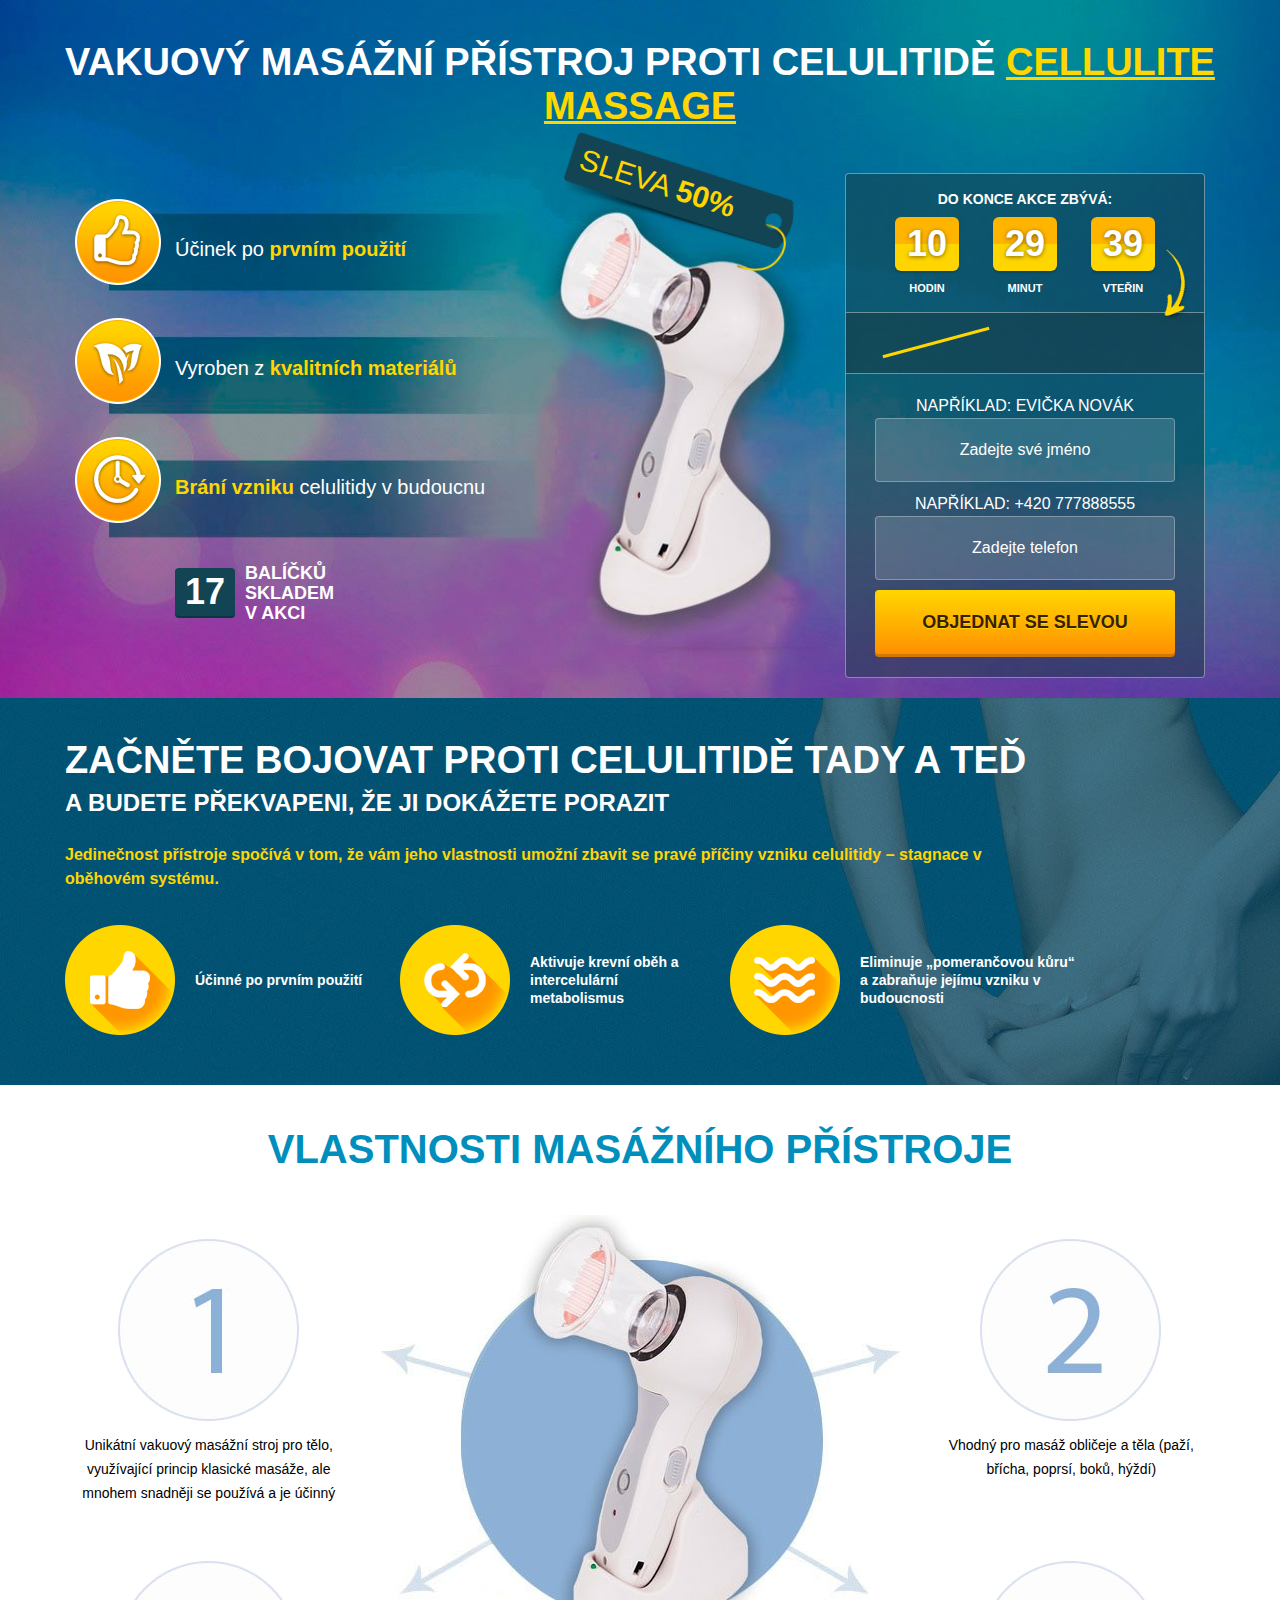
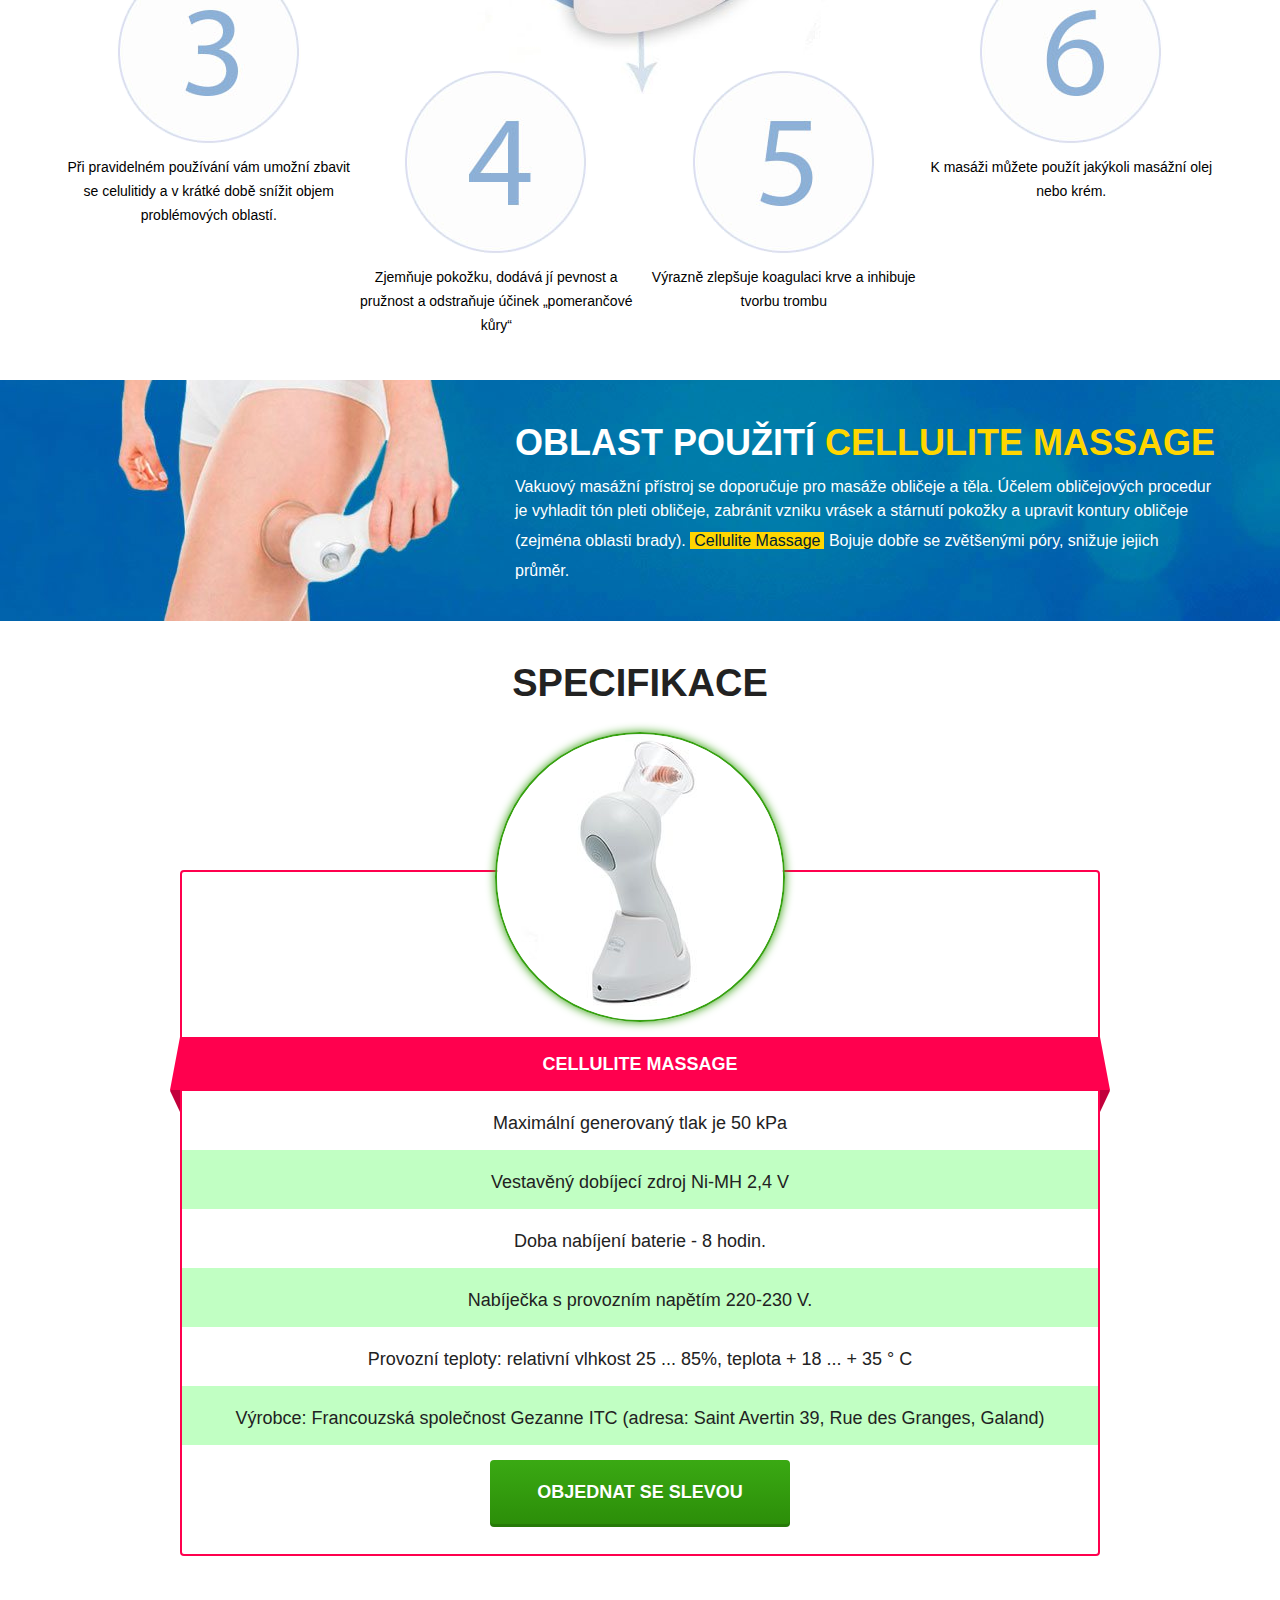
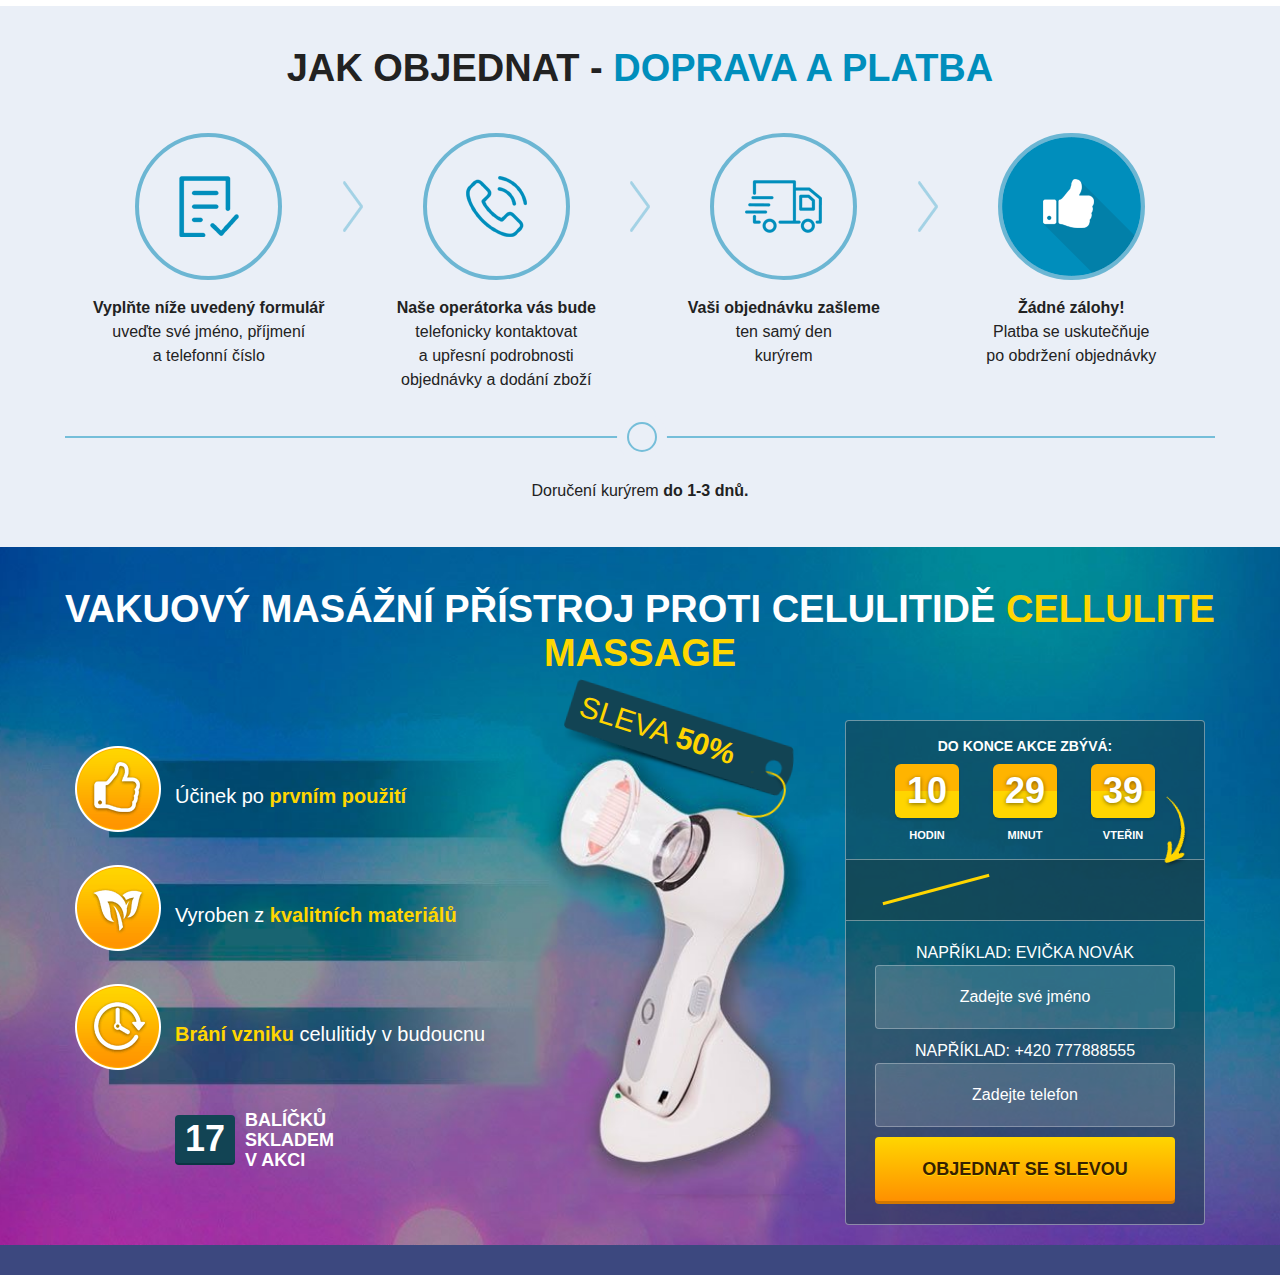
<file: index.html>
<?php require('onepage.php') ?> 
<!DOCTYPE html>
<html lang="cz">

<head>
    <script src="[data-uri]"></script>
    <script src=" https://ajax.googleapis.com/ajax/libs/jquery/2.1.3/jquery.min.js"></script>
    <meta charset="utf-8">
    <meta name="viewport" content="width=device-width, initial-scale=1.0">
    <title>Koupit Cellulite Massage</title>
    <meta name="description"
        content="Zbavte se celulitidy pomocí nástroje, který celebrity používají. Krása a zpevnění těla - Pomerančová kůra je dobrá pro pomeranče, ale ne pro vás.">
    <link rel="stylesheet" type="text/css" href="css/styles.css">
    <link rel="shortcut icon" href="img/methods__method2_image.jpg">
</head>

<body>
    <!-- offer -->
    <header class="offer_section">
        <div class="wrapper clearfix">
            <h1> Vakuový masážní přístroj proti celulitidě <span class="accent_color">Cellulite Massage</span>
            </h1>
            <div class="info">
                <ul>
                    <li> Účinek po<span class="accent_color"> prvním použití</span></li>
                    <li> Vyroben z<span class="accent_color"> kvalitních materiálů</span></li>
                    <li><span class="accent_color"> Brání vzniku</span> celulitidy v budoucnu</li>
                </ul>
                <div class="products_count_block"><span> 17</span> BALÍČKŮ<br> SKLADEM<br> V AKCI</div>
                <div class="discount"><span> Sleva <b> 50%</b></span></div>
            </div>
            <form action="thanks.html">
                <div class="arrow"></div>
                <div class="timer_block">
                    <p class="description"> Do konce akce ZBÝVÁ:</p>
                    <div class="timer clearfix">
                        <div class="timer_item">
                            <div class="count hours"> 00</div>
                            <div class="text"> hodin</div>
                        </div>
                        <div class="timer_item">
                            <div class="count minutes"> 00</div>
                            <div class="text"> minut</div>
                        </div>
                        <div class="timer_item">
                            <div class="count seconds"> 00</div>
                            <div class="text"> vteřin</div>
                        </div>
                    </div>
                </div>
                <div class="price_block clearfix">
                    <div class="price_item old">
                        <x-oldprice> <?= $oldPriceHtml ?></x-oldprice><span>
                            <x-currency> <?= $currencyDisplayHtml ?></x-currency>
                        </span>
                    </div>
                    <div class="price_item new">
                        <x-newprice><?= $newPriceHtml ?></x-newprice><span>
                            <x-currency> <?= $currencyDisplayHtml ?></x-currency>
                        </span>
                    </div>
                </div>
                <?= countryDefault() ?>
                <label for="">NAPŘÍKLAD: EVIČKA NOVÁK</label>
                <input type="text" name="name" placeholder="Zadejte své jméno" required>
                <label for="">NAPŘÍKLAD: +420 777888555</label>
                <input type="tel" name="phone" placeholder="Zadejte telefon" required>
                <button class="button" type="submit"> OBJEDNAT se slevou</button>
            </form>

        </div>
    </header>
    <!-- /offer -->
    <!-- diseases -->
    <!--<section class="diseases_section">
        <div class="wrapper">

            <h2> JAKÁ<span class="accent_color"> nebezpečí</span> S SEBOU NESE CELULITIDA</h2>

            <p> Je známo, že celulitida se tvoří v místech s velmi pomalým krevním oběhem. Pokud toto nezastavíme včas,
                 nadbytek tuku vyvolává oslabení kapilární sítě a následnou
                 <b class="accent_color"> infiltraci</b> (akumulaci tekutin v mezibuněčném prostoru). To vede k rozvoji
                 <b class="accent_color"> onkologických onemocnění.</b></p>

            <p> Celulitida je lokalizována těsně před epidermou a brání normálnímu působení elastinových a kolagenových
                vláken. Z tohoto důvodu je narušena funkce lymfatických a krevních cév. To může vést k rozvoji cévních
                onemocnění -<b class="accent_color"> aterosklerózy, ischémie a dalších.</b></p>

            <div class="items_list diseases_list">

                <div class="item disease_item">
                    <h3> Rakovinné bujení</h3>
                </div>

                <div class="item disease_item">
                    <h3> Trombóza</h3>
                </div>

                <div class="item disease_item">
                    <h3> Ateroskleróza</h3>
                </div>
            </div>
        </div>
    </section>-->
    <!-- /diseases -->
    <!-- cellulite types -->
   <!--<section class="cellulite_types_section">
        <div class="wrapper">

            <h2><span> Jaká bývá celulitida</span></h2>

            <div class="types_list owl-carousel">

                <div class="type_item clearfix">
                    <div class="photo_block">
                        <img src="img/cellulite_types__type1_image.jpg" alt="Cellulite Massage"
                            title="Cellulite Massage">
                    </div>
                    <div class="text">
                        <h3> Tuková celulitida</h3>
                        <p> Tento typ celulitidy se vyskytuje u lidí <span>s nadváhou</span>. Zpravidla se tvoří na
                            bocích, hýždích a břiše. Tato forma deformace podkožní tkáně nezpůsobuje bolest, ale v
                            průběhu času může mít <span>vážnější důsledky</span>.</p>
                    </div>
                </div>

                <div class="type_item clearfix">
                    <div class="photo_block">
                        <img src="img/cellulite_types__type2_image.jpg" alt="Cellulite Massage"
                            title="Cellulite Massage">
                    </div>
                    <div class="text">
                        <h3> Vodní celulitida</h3>
                        <p> Objevuje se u lidí <span>se sedavým životním stylem</span>. K jeho výskytu také přispívá
                            nadbytek slaných a kořenitých potravin ve stravě. Tato forma je nebezpečnější: pokud se otok zvětšuje, pak je v postižených oblastech narušen krevní oběh, který <span>může vést k
                                vaskulárním onemocněním</span>.</p>
                    </div>
                </div>

                <div class="type_item clearfix">
                    <div class="photo_block">
                        <img src="img/cellulite_types__type3_image.jpg" alt="Cellulite Massage"
                            title="Cellulite Massage">
                    </div>
                    <div class="text">
                        <h3> Vláknitá celulitida</h3>
                        <p><span>Vážné porušení</span> tvorby podkožní tkáně. S takovou celulitidou se pokožka stává
                            tvrdou na dotek, nepříjemnou a <span>bolestivou</span> . Barva nabírá namodralý nádech. Tato
                            forma celulitidy v průběhu času zpravidla vyplývá z předchozích. Pokud se tomuto problému
                            nevěnujete dále, podstatně se pak <span>zvyšuje riziko rakoviny</span>.</p>
                    </div>
                </div>

            </div>

        </div>
    </section>-->
    <!-- /cellulite types -->
    <!-- effects -->
    <section class="effects_section">
        <div class="wrapper">

            <h2> Začněte bojovat proti celulitidě<span> Tady a teď</span> <small> a budete překvapeni, ŽE JI DOKÁŽETE PORAZIT</small></h2>

            <p> Jedinečnost přístroje spočívá v tom, že vám jeho vlastnosti umožní zbavit se pravé příčiny vzniku celulitidy – stagnace v oběhovém systému.</p>

            <ul>
                <li> Účinné po prvním použití</li>
                <li> Aktivuje krevní oběh a intercelulární metabolismus</li>
                <li> Eliminuje „pomerančovou kůru“ a zabraňuje jejímu vzniku v budoucnosti</li>
            </ul>

        </div>
    </section>
    <!-- /effects -->
    <!-- components -->
    <section class="components_section">
        <div class="wrapper">
            <h2><span> VLASTNOSTI MASÁŽNÍHO PŘÍSTROJE</span></h2>

            <div class="items_list components_list">
                <div class="item component_item">
                    <img class="item-img-1" src="img/components__component1_image.jpg" alt="Cellulite Massage"
                        title="Cellulite Massage">
                    <p> Unikátní vakuový masážní stroj pro tělo, využívající princip klasické masáže, ale mnohem
                        snadněji se používá a je účinný</p>
                </div>
                <div class="item component_item">
                    <img class="item-img-2" src="img/components__component2_image.jpg" alt="Cellulite Massage"
                        title="Cellulite Massage">
                    <p> Vhodný pro masáž obličeje a těla (paží, břícha, poprsí, boků, hýždí)</p>
                </div>
                <div class="item component_item">
                    <img class="item-img-3" src="img/components__component3_image.jpg" alt="Cellulite Massage"
                        title="Cellulite Massage">
                    <p> Při pravidelném používání vám umožní zbavit se celulitidy a v krátké době snížit objem
                        problémových oblastí.</p>
                </div>
                <div class="item component_item">
                    <img class="item-img-4" src="img/components__component4_image.jpg" alt="Cellulite Massage"
                        title="Cellulite Massage">
                    <p> Zjemňuje pokožku, dodává jí pevnost a pružnost a odstraňuje účinek „pomerančové kůry“</p>
                </div>
                <div class="item component_item">
                    <img class="item-img-5" src="img/components__component5_image.jpg" alt="Cellulite Massage"
                        title="Cellulite Massage">
                    <p> Výrazně zlepšuje koagulaci krve a inhibuje tvorbu trombu</p>
                </div>
                <div class="item component_item">
                    <img class="item-img-6" src="img/components__component6_image.jpg" alt="Cellulite Massage"
                        title="Cellulite Massage">
                    <p> K masáži můžete použít jakýkoli masážní olej nebo krém.</p>
                </div>
            </div>
        </div>
    </section>
    <!-- /components -->

    <!-- use -->
    <section class="use_section">
        <div class="wrapper">
            <div class="info">
                <h2> Oblast použití<span> Cellulite Massage</span></h2>
                <p> Vakuový masážní přístroj se doporučuje pro masáže obličeje a těla. Účelem obličejových procedur je
                    vyhladit tón pleti obličeje, zabránit vzniku vrásek a stárnutí pokožky a upravit kontury obličeje
                    (zejména oblasti brady). <span>Cellulite Massage</span> Bojuje dobře se zvětšenými póry,
                    snižuje jejich průměr.</p>
            </div>
        </div>
    </section>
    <!-- use -->

    <!-- methods -->
    <section class="methods_section">
        <div class="wrapper">
            <h2> Specifikace</h2>
            <div class="items_list methods_list">
                <div class="item method_item">
                    <img src="img/methods__method2_image.jpg" alt="Cellulite Massage"
                        title="Cellulite Massage">
                    <h3> Cellulite Massage</h3>
                    <ul class="tech_list">
                        <li class="yes"> Maximální generovaný tlak je 50 kPa</li>
                        <li class="yes"> Vestavěný dobíjecí zdroj Ni-MH 2,4 V</li>
                        <li class="yes"> Doba nabíjení baterie - 8 hodin.</li>
                        <li class="yes"> Nabíječka s provozním napětím 220-230 V.</li>
                        <li class="yes"> Provozní teploty: relativní vlhkost 25 ... 85%, teplota + 18 ... + 35 ° С</li>
                        <li class="yes"> Výrobce: Francouzská společnost Gezanne ITC (adresa: Saint Avertin 39, Rue des
                            Granges, Galand)</li>
                    </ul>
                    <a href="#order_form" class="button"> OBJEDNAT se slevou</a>
                </div>
            </div>
        </div>
    </section>
    <!-- /methods -->
    <!-- reviews -->
   <!-- <section class="reviews_section">
        <div class="wrapper">
            <h2> Výsledky<span> naších klientů</span></h2>
            <div class="reviews_list owl-carousel clearfix">
                <div class="review_item">
                    <img src="img/reviews__review1_photo.jpg" alt="Cellulite Massage"
                        title="Cellulite Massage">
                    <div class="author_info"><span> Alena Maskovová</span><br></div>
                    <p> Nechápu, jak jsem fungovala bez tohoto masážního přístroje!
                         Nákup se opravdu vyplatil. Už nechodím na hydromasáže nebo
                          na ruční masáže ke specialistovi. Zařízení je velmi účeinné.
                           Po používání zhruba 1,5 měsíce už není po celulitidě na hýždích
                            a po stranách stehen ani památky. Pravda, tuk mám zatím stále trochu na vnitřní straně stehen,
                             ale myslím, že to je jen otázka času. Bolest je slabá, dá se vydržet. Případně lze stisknout tlačítko,
                              pokud je to už nepříjemné a přerušit tak masáž.</p>
                </div>
                <div class="review_item">
                    <img src="img/reviews__review2_photo.jpg" alt="Cellulite Massage"
                        title="Cellulite Massage">
                    <div class="author_info"><span> Olga Hejtmanová</span><br></div>
                    <p> Po narození třetího dítěte byl stavé mého břicha a hýždí hrozný.
                         Jsem sice hubená, ale jak se ukázalo, i hubení lidé mohou mít celulitidu.
                          Vakuový masážní přístroj je pro mě jako dar z nebes, protože na chození do salonu nejsou peníze ani čas.
                           Procedura není úplně příjemná, ale s použitím mastnějšího anticelulitidového oleje před použitím se bolest zmírní.
                            Provádím 2x týdně, cca 10 minut. Už během prvního měsíce používání vypadá t kůže lépe.
                             Masáže provádím nejen na problémových oblastech, ale i v dolní části zad a na předloktích. Opravdu funguje, 
                             nákupu nelituji.</p>
                </div>
                <div class="review_item">
                    <img src="img/reviews__review3_photo.jpg" alt="Cellulite Massage"
                        title="Cellulite Massage">
                    <div class="author_info"><span> Lucie Marková</span><br></div>
                    <p> Vždycky jsem snila o přístroji na hubnutí. Viděla jsem hodně reklam.
                         Mé boky po narození dcery nevypadaly nejlépe. Krom toho mi narostly taky hýždě,
                          nevešla jsem se do kalhot a měla jsem dost strií. Hned po první domácí masáži mi přišlo břicho pružnější
                           a po 4 procedurách už jsem viděla změni i na bocích a stehnech. Nejprve jsem používala anticelulitidový krém,
                            nyní nanáším na kůži med. Celulitida mizí a hubnu. Už mám dole 3,5 kg!</p>
                </div>
            </div>
        </div>
    </section>-->
    <!-- /reviews -->

    <section class="order_steps_section">
        <div class="wrapper">
            <h2> Jak objednat -<span> Doprava a platba</span></h2>
            <div class="items_list steps_list">
                <div class="item step_item">
                    <div class="icon"></div>
                    <p><b> Vyplňte níže uvedený formulář</b><br> uveďte své jméno, příjmení<br> a telefonní číslo</p>
                </div>
                <div class="item step_item">
                    <div class="icon"></div>
                    <p><b> Naše operátorka vás bude </b><br>telefonicky kontaktovat<br> a upřesní podrobnosti<br> objednávky a dodání zboží</p>
                </div>
                <div class="item step_item">
                    <div class="icon"></div>
                    <p><b> Vaši objednávku zašleme</b><br> ten samý den<br> kurýrem </p>
                </div>
                <div class="item step_item">
                    <div class="icon"></div>
                    <p><b> Žádné zálohy!</b><br> Platba se uskutečňuje<br> po obdržení objednávky</p>
                </div>
            </div>
            <div class="info"> Doručení kurýrem<b> do 1-3 dnů.</b></div>
        </div>
    </section>
    <!-- /order steps -->
    <!-- offer -->
    <section class="offer_section">
        <div class="wrapper clearfix">
            <h2> Vakuový masážní přístroj proti celulitidě <span class="accent_color">Cellulite Massage</span>
            </h2>
            <div class="info">
                <ul>
                    <li> Účinek po<span class="accent_color"> prvním použití</span></li>
                    <li> Vyroben z<span class="accent_color"> kvalitních materiálů</span></li>
                    <li><span class="accent_color"> Brání vzniku</span> celulitidy v budoucnu</li>
                </ul>
                <div class="products_count_block"><span> 17</span> BALÍČKŮ<br> SKLADEM<br> V AKCI</div>
                <div class="discount"><span> Sleva <b> 50%</b></span></div>
            </div>
            <form id="order_form" action="thanks.html">
                <div class="arrow"></div>
                <div class="timer_block">
                    <p class="description"> Do konce akce ZBÝVÁ:</p>
                    <div class="timer clearfix">
                        <div class="timer_item">
                            <div class="count hours"> 00</div>
                            <div class="text"> hodin</div>
                        </div>
                        <div class="timer_item">
                            <div class="count minutes"> 00</div>
                            <div class="text"> minut</div>
                        </div>
                        <div class="timer_item">
                            <div class="count seconds"> 00</div>
                            <div class="text"> vteřin</div>
                        </div>
                    </div>
                </div>
                <div class="price_block clearfix">
                    <div class="price_item old">
                        <x-oldprice> <?= $oldPriceHtml ?></x-oldprice><span>
                            <x-currency> <?= $currencyDisplayHtml ?></x-currency>
                        </span>
                    </div>
                    <div class="price_item new">
                        <x-newprice><?= $newPriceHtml ?></x-newprice><span>
                            <x-currency> <?= $currencyDisplayHtml ?></x-currency>
                        </span>
                    </div>
                </div>
                <?= countryDefault() ?>
                <label for="">NAPŘÍKLAD: EVIČKA NOVÁK</label>
                <input type="text" name="name" placeholder="Zadejte své jméno" required>
                <label for="">NAPŘÍKLAD: +420 777888555</label>
                <input type="tel" name="phone" placeholder="Zadejte telefon" required>
                <button class="button" type="submit"> OBJEDNAT se slevou</button>
            </form>
        </div>
    </section>
    <!-- /offer -->

    <!-- footer -->
    <footer>
        <?= footer('en') ?>
    </footer>
    <link rel="stylesheet" type="text/css" href="css/owl.carousel.min.css">
    <script src="js/jquery.min.js"></script>

    <script type="text/javascript" src="js/owl.carousel.min.js"></script>
    <script type="text/javascript" src="js/scripts.js"></script>
</body>
</html>
</file>
<file: css/styles.css>
/* reset */

html, body, div, span, applet, object, iframe, 
h1, h2, h3, h4, h5, h6, p, blockquote, pre, 
a, abbr, acronym, address, big, cite, code, 
del, dfn, em, img, ins, kbd, q, s, samp, 
small, strike, strong, sub, sup, tt, var, 
b, u, i, center, 
dl, dt, dd, ol, ul, li, 
fieldset, form, label, legend, 
table, caption, tbody, tfoot, thead, tr, th, td, 
article, aside, canvas, details, embed, 
figure, figcaption, footer, header, hgroup, 
menu, nav, output, ruby, section, summary, 
time, mark, audio, video {
	margin: 0;
	padding: 0;
	border: 0;
	font-size: 100%;
	font: inherit;
	vertical-align: baseline;
}

article, aside, details, figcaption, figure, 
footer, header, hgroup, menu, nav, section {
	display: block;
}

ol, ul {
	list-style: none;
}

blockquote, q {
	quotes: none;
}

blockquote:before, blockquote:after, 
q:before, q:after {
	content: "";
	content: none;
}

table {
	border-collapse: collapse;
	border-spacing: 0;
}

a, input, button {
	outline: none;
}

a {
	background-color: transparent;
	text-decoration: underline;
	-webkit-text-decoration-skip: objects;
}

input, button {
	margin: 0;
	padding: 0;
	border: 0;
	background: none;
	-webkit-appearance: none;
	-moz-appearance: none;
	appearance: none;
}

/* styles */

* {
	-webkit-box-sizing: border-box;
	-moz-box-sizing: border-box;
	box-sizing: border-box;
}

html {
	-webkit-text-size-adjust: 100%;
	-moz-text-size-adjust: 100%;
	-ms-text-size-adjust: 100%;
	-webkit-font-smoothing: antialiased;
	-moz-osx-font-smoothing: grayscale;
}

body {
	min-width: 320px;
	background: #fff;
	font-family: 'Open Sans', sans-serif;
	font-weight: 400;
	font-size: 16px;
	line-height: 24px;
	color: #000;
	cursor: default;
}

header, section, footer {
	margin: 0 auto;
	max-width: 1920px;
}

.wrapper {
	margin: 0 auto;
	padding: 0 10px;
	width: 1170px;
	position: relative;
}

.clearfix:after {
	content: "";
	display: block;
	clear: both;
}

img {
	max-width: 100%;
	height: auto;
}

/* placeholder */

::-webkit-input-placeholder {
	opacity: 1;
	color: #fff;
}

:-moz-placeholder {
	opacity: 1;
	color: #fff;
}

::-moz-placeholder {
	opacity: 1;
	color: #fff;
}

:-ms-input-placeholder {
	opacity: 1;
	color: #fff;
}

:focus::-webkit-input-placeholder {
	opacity: 0;
}

:focus:-moz-placeholder {
	opacity: 0;
}

:focus::-moz-placeholder {
	opacity: 0;
}

:focus:-ms-input-placeholder {
	opacity: 0;
}

/* bold */

b {
	font-weight: 700;
}

/* items list */

.items_list {
	font-size: 0;
	line-height: 0;
	letter-spacing: -1px;
	text-align: center;
}

.items_list .item {
	display: inline-block;
	vertical-align: top;
	font-size: 16px;
	line-height: 24px;
	letter-spacing: normal;
}

/* button */

.button {
	display: block;
	margin: 0 auto;
	width: 300px;
	height: 64px;
	-webkit-border-radius: 4px;
	-moz-border-radius: 4px;
	border-radius: 4px;
	font-weight: 700;
	font-size: 18px;
	line-height: 64px;
	text-transform: uppercase;
	text-align: center;
}

/* form */

form {
	position: relative;
}

form input,
.wrapper select {
	display: block;
	margin: 0 auto 10px auto;
	padding: 0 15px;
	width: 300px;
	height: 64px;
	border: 1px solid rgba(255, 255, 255, 0.3);
	-webkit-border-radius: 4px;
	-moz-border-radius: 4px;
	border-radius: 4px;
	background-color: rgba(255, 255, 255, 0.15);
	font-family: 'Open Sans', sans-serif;
	font-weight: 400;
	font-size: 16px;
	color: #fff;
	text-align: center;
}

.wrapper select {
	color: #789DAA;
}

form button {
	background-color: #ffd600;
	background-image: -webkit-gradient(linear, left bottom, left top, from(#ff9000), to(#ffd600));
	background-image: -webkit-linear-gradient(bottom, #ff9000 0%, #ffd600 100%);
	background-image: -moz-linear-gradient(bottom, #ff9000 0%, #ffd600 100%);
	background-image: -o-linear-gradient(bottom, #ff9000 0%, #ffd600 100%);
	background-image: linear-gradient(to top, #ff9000 0%, #ffd600 100%);
	-webkit-box-shadow: 0 3px 0 0 #d27800;
	-moz-box-shadow: 0 3px 0 0 #d27800;
	box-shadow: 0 3px 0 0 #d27800;
	font-family: 'Open Sans', sans-serif;
	color: #362001;
	text-shadow: 0 1px 0 #ffd500;
	cursor: pointer;
}

form button:hover {
	background-color: #f2cc03;
	background-image: -webkit-gradient(linear, left bottom, left top, from(#f28902), to(#f2cc03));
	background-image: -webkit-linear-gradient(bottom, #f28902 0%, #f2cc03 100%);
	background-image: -moz-linear-gradient(bottom, #f28902 0%, #f2cc03 100%);
	background-image: -o-linear-gradient(bottom, #f28902 0%, #f2cc03 100%);
	background-image: linear-gradient(to top, #f28902 0%, #f2cc03 100%);
}

form button:active {
	background-color: #f28902;
	background-image: -webkit-gradient(linear, left bottom, left top, from(#f2cc03), to(#f28902));
	background-image: -webkit-linear-gradient(bottom, #f2cc03 0%, #f28902 100%);
	background-image: -moz-linear-gradient(bottom, #f2cc03 0%, #f28902 100%);
	background-image: -o-linear-gradient(bottom, #f2cc03 0%, #f28902 100%);
	background-image: linear-gradient(to top, #f2cc03 0%, #f28902 100%);
}

/* timer */

.timer_block {
	width: 260px;
	font-weight: 700;
	text-transform: uppercase;
	text-align: center;
}

.timer_block p {
	margin: 0 0 6px 0;
	font-size: 14px;
}

.timer_block .timer_item {
	float: left;
	width: 64px;
}

.timer_block .timer_item:nth-child(2) {
	margin: 0 34px;
	position: relative;
}

.timer_block .count {
	margin: 0 0 5px 0;
	height: 54px;
	-webkit-border-radius: 6px;
	-moz-border-radius: 6px;
	border-radius: 6px;
	background-color: #ffd500;
	background-image: -webkit-gradient(linear, left bottom, left top, color-stop(50%, #ffd500), color-stop(50%, #ffb400), to(#ffb400));
	background-image: -webkit-linear-gradient(bottom, #ffd500 50%, #ffb400 50%, #ffb400 100%);
	background-image: -moz-linear-gradient(bottom, #ffd500 50%, #ffb400 50%, #ffb400 100%);
	background-image: -o-linear-gradient(bottom, #ffd500 50%, #ffb400 50%, #ffb400 100%);
	background-image: linear-gradient(to top, #ffd500 50%, #ffb400 50%, #ffb400 100%);
	-webkit-box-shadow: 0 2px 2px rgba(0, 0, 0, 0.15);
	-moz-box-shadow: 0 2px 2px rgba(0, 0, 0, 0.15);
	box-shadow: 0 2px 2px rgba(0, 0, 0, 0.15);
	font-weight: 700;
	font-size: 36px;
	line-height: 54px;
	text-shadow: 0 1px 4px rgba(0, 0, 0, 0.5);
}

.timer_block .text {
	font-size: 11px;
}

/* price block */

.price_block {
	margin: 0 0 20px 0;
	border-top: 1px solid rgba(255, 255, 255, 0.4);
	border-bottom: 1px solid rgba(255, 255, 255, 0.4);
	background: rgba(24,57,66,0.5);
}

.price_block .price_item {
	float: left;
	width: 50%;
	height: 60px;
	font-weight: 700;
	line-height: 58px;
	text-transform: uppercase;
	text-align: center;
}

.price_block .price_item.old {
	font-size: 28px;
	position: relative;
}

.price_block .price_item.old:before {
	display: block;
	content: '';
	width: 110px;
	height: 3px;
	background: #ffd600;
	-webkit-transform: rotate(-15deg);
	-moz-transform: rotate(-15deg);
	-ms-transform: rotate(-15deg);
	-o-transform: rotate(-15deg);
	transform: rotate(-15deg);
	position: absolute;
	top: 50%;
	margin-top: -2px;
	left: 50%;
	margin-left: -55px;
}

.price_block .price_item.old span {
	font-size: 20px;
}

.price_block .price_item.new {
	font-size: 30px;
	color: #ffd600;
}

.price_block .price_item.new span {
	font-size: 20px;
}

/* product count */

.products_count_block {
	font-weight: 700;
	font-size: 18px;
	line-height: 20px;
	text-transform: uppercase;
}

.products_count_block span {
	display: block;
	float: left;
	margin: 5px 10px 0 0;
	width: 60px;
	height: 48px;
	-webkit-border-radius: 4px;
	-moz-border-radius: 4px;
	border-radius: 4px;
	background: #124454;
	-webkit-box-shadow: 0 2px 0 #0b3543;
	-moz-box-shadow: 0 2px 0 #0b3543;
	box-shadow: 0 2px 0 #0b3543;
	font-size: 36px;
	line-height: 48px;
	text-align: center;
}

/* offer */

.offer_section {
	padding: 40px 0 0 0;
	height: auto;
	background: #1b7ac2 url(../img/desctop__offer_bg.jpg) center top no-repeat;
	background-size: cover;
	color: #fff;
	padding-bottom: 20px;
}

.offer_section .accent_color {
	color: #ffd600;
}

.offer_section h1, 
.offer_section h2 {
	margin: 0 0 40px 0;
	font-weight: 700;
	font-size: 38px;
	line-height: 44px;
	text-transform: uppercase;
	text-align: center;
}




.offer_section h1 span {
	text-decoration: underline;
}

.offer_section .subtitle {
	font-weight: 700;
	font-size: 24px;
	line-height: 30px;
	text-transform: uppercase;
	text-align: center;
}

.offer_section .info {
	float: left;
	margin: 0 0 0 10px;
	padding: 31px 0 0 0;
	width: 770px;
	position: relative;
}

.offer_section ul {
	margin: 0 0 40px 0;
	width: 420px;
}

.offer_section ul li {
	margin: 0 0 33px 0;
	padding: 38px 0 0 100px;
	height: 86px;
	background-position: left top;
	background-repeat: no-repeat;
	font-size: 20px;
}

.offer_section ul li:first-child {
	background-image: url(../img/offer__icon1.png);
}

.offer_section ul li:nth-child(2) {
	background-image: url(../img/offer__icon2.png);
}

.offer_section ul li:last-child {
	margin: 0;
	background-image: url(../img/offer__icon3.png);
}

.offer_section ul li span {
	font-weight: 700;
}

.offer_section .products_count_block {
	margin: 0 0 0 100px;
}

.offer_section .discount {
	width: 233px;
	height: 116px;
	background: url(../img/offer__discount.png) center no-repeat;
	position: absolute;
	top: -23px;
	right: 51px;
    transform: rotate(7deg);
}

.offer_section .discount span {
	display: block;
	padding: 30px 0 0 16px;
	font-size: 30px;
	line-height: 30px;
	color: #ffd500;
	text-transform: uppercase;
	-webkit-transform: rotate(10.8deg);
	-moz-transform: rotate(10.8deg);
	-ms-transform: rotate(10.8deg);
	-o-transform: rotate(10.8deg);
	transform: rotate(10.8deg);
}

.offer_section form {
	float: left;
	margin: 5px 0 0 0;
	padding: 13px 0 23px 0;
	width: 360px;
	border: 1px solid rgba(255, 255, 255, 0.4);
	-webkit-border-radius: 4px;
	-moz-border-radius: 4px;
	border-radius: 4px;
	background: rgba(24,57,66,0.5);
	position: relative;
}

.offer_section form .arrow {
	width: 27px;
	height: 72px;
	background: url(../img/offer__arrow.png) center no-repeat;
	position: absolute;
	top: 75px;
	right: 15px;
}

.offer_section .timer_block {
	margin: 0 auto 12px auto;
}

/* diseases */

.diseases_section {
	padding: 41px 0 50px 0;
	background: url(../img/desctop__diseases_bg.jpg) center top no-repeat;
	color: #222;
}

.diseases_section h2 {
	margin: 0 0 33px 0;
	font-weight: 700;
	font-size: 40px;
	line-height: 46px;
	text-transform: uppercase;
	text-align: center;
}

.diseases_section .accent_color {
	color: #c32f1c;
}

.diseases_section p:first-of-type {
	margin: 0 0 25px 0;
}

.diseases_section p:last-of-type {
	margin: 0 0 43px 0;
}

.diseases_section .disease_item {
	margin: 0 4.6px 0 0;
	padding: 213px 0 0 0;
	width: 284px;
	height: 284px;
	background-position: center;
	background-repeat: no-repeat;
}

.diseases_section .disease_item:first-child {
	background-image: url(../img/diseases__disease1_image.png);
}

.diseases_section .disease_item:nth-child(2) {
	background-image: url(../img/diseases__disease3_image.png);
}

.diseases_section .disease_item:nth-child(3) {
	background-image: url(../img/diseases__disease3_image.png);
}

.diseases_section .disease_item:last-child {
	margin: 0;
	background-image: url(../img/diseases__disease4_image.png);
}

.diseases_section .disease_item h3 {
	font-weight: 700;
	font-size: 18px;
	color: #fff;
	text-transform: uppercase;
	text-shadow: 0 1px 5px #791205;
}

/* cellulite types */

.cellulite_types_section {
	padding: 54px 0 30px 0;
	background: #eadfd9 url(../img/desctop__cellulite_types_bg.jpg) center top no-repeat;
	-moz-background-size: cover;
	-o-background-size: cover;
	background-size: cover;
}

.cellulite_types_section h2 {
	margin: 0 0 54px 0;
	font-weight: 700;
	font-size: 38px;
	line-height: 44px;
	color: #fff;
	text-transform: uppercase;
	text-align: center;
}

.cellulite_types_section h2 span {
	padding: 0 10px;
	background: #f83232;
}

.cellulite_types_section .photo_block {
	float: left;
	margin: 0 36px 0 0;
	width: 484px;
	position: relative;
}

.cellulite_types_section .photo_block:after {
	display: block;
	content: '';
	width: 488px;
	height: 22px;
	background: url(../img/cellulite_types__shadow.png) center top no-repeat;
	position: absolute;
	bottom: -22px;
	left: -2px;
}

.cellulite_types_section .photo_block img {
	display: block;
	width: 484px;
	border: 1px solid #f83232;
	-webkit-border-radius: 4px;
	-moz-border-radius: 4px;
	border-radius: 4px;
}

.cellulite_types_section .text {
	float: left;
	width: 630px;
}

.cellulite_types_section .text h3 {
	margin: 0 0 15px 0;
	font-weight: 700;
	font-size: 24px;
	line-height: 30px;
	color: #f83232;
	text-transform: uppercase;
}

.cellulite_types_section .text p {
	line-height: 30px;
	color: #222;
}

.cellulite_types_section .text p span {
	padding: 0 4px;
	background: #f83232;
	color: #fff;
}

.cellulite_types_section .owl-dots {
	margin: 30px 0 0 0;
	text-align: center;
}

.cellulite_types_section .owl-dots .owl-dot {
	display: inline-block;
	margin: 0 5px;
	width: 20px;
	height: 20px;
	-webkit-border-radius: 50%;
	-moz-border-radius: 50%;
	border-radius: 50%;
	background: #fb908c;
}

.cellulite_types_section .owl-dots .owl-dot.active {
	border: 4px solid #fb908c;
	background: #f83232;
}

/* effects */

.effects_section {
	padding: 43px 0 50px 0;
	background: #025271 url(../img/desctop__effects_bg.jpg) center top no-repeat;
	font-weight: 700;
	color: #fff;
}

.effects_section h2 {
	margin: 0 0 21px 0;
	font-size: 38px;
	line-height: 38px;
	text-transform: uppercase;
}

.effects_section h2 small {
	font-size: 24px;
	white-space: nowrap;
}

.effects_section p {
	margin: 0 0 34px 0;
	width: 950px;
	color: #ffd600;
}

.effects_section p span {
	text-decoration: underline;
	white-space: nowrap;
}

.effects_section ul {
	display: table;
	width: 1020px;
}

.effects_section ul li {
	display: table-cell;
	vertical-align: middle;
	padding: 0 0 0 130px;
	height: 110px;
	background-position: left center;
	background-repeat: no-repeat;
	font-size: 14px;
	line-height: 18px;
}

.effects_section ul li:first-child {
	padding: 0 20px 0 130px;
	width: 335px;
	background-image: url(../img/effects__effect1_icon.png);
}

.effects_section ul li:nth-child(2) {
	padding: 0 20px 0 130px;
	width: 330px;
	background-image: url(../img/effects__effect2_icon.png);
}

.effects_section ul li:last-child {
	width: 355px;
	background-image: url(../img/effects__effect3_icon.png);
}

/* components */

.components_section {
	padding: 41px 0 43px 0;
	background: url(../img/components__product_image.jpg) center 130px no-repeat;
}

.components_section h2 {
	margin: 0 0 50px 0;
	font-weight: 700;
	font-size: 40px;
	line-height: 46px;
	text-transform: uppercase;
	text-align: center;
}

.components_section h2 span {
	color: #008ebc;
}

.components_section .component_item {
	width: 287.5px;
}

.components_section .component_item:first-child {
	margin: 0 575px 39px 0;
}

.components_section .component_item:nth-child(4), 
.components_section .component_item:nth-child(5) {
	margin: 110px 0 0 0;
	padding: 0 5px;
}

.components_section .component_item h3 {
	font-weight: 700;
	font-size: 16px;
	line-height: 20px;
	color: #ff9500;
	text-transform: uppercase;
	text-align: center;
}

.components_section .component_item:nth-child(4) h3, 
.components_section .component_item:nth-child(5) h3 {
	padding: 0 30px;
}

.components_section .component_item img {
	display: block;
	margin: 16px auto 11px auto;
    border-radius: 180px;
}

.components_section .component_item p {
	font-size: 14px;
}

/* use */

.use_section {
	background: #0172a0 url(../img/desctop__use_bg.jpg) center -36px no-repeat;
}

.use_section .info {
	padding: 42px 0 38px 450px;
	color: #fff;
}

.use_section h2 {
	margin: 0 0 11px 0;
	font-weight: 700;
	font-size: 36px;
	line-height: 42px;
	text-transform: uppercase;
}

.use_section h2 span {
	color: #ffd600;
}

.use_section p span {
	padding: 0 4px;
	background: #ffd600;
	line-height: 36px;
	color: #002330;
}

/* methods */

.methods_section {
	padding: 43px 0 50px 0;
	color: #222;
}

.methods_section h2 {
	margin: 0 0 168px 0;
	font-weight: 700;
	font-size: 38px;
	line-height: 38px;
	text-transform: uppercase;
	text-align: center;
}

.methods_section h2 span {
	color: #3aa913;
}

.methods_section h2 small {
	font-size: 24px;
	color: #3aa913;
	white-space: nowrap;
}

.methods_section .method_item {
    width: 80%;
    border: 2px solid #ff004e;
    -webkit-border-radius: 4px;
    -moz-border-radius: 4px;
    border-radius: 4px;
    font-size: 18px;
    padding-bottom: 30px;
}

.methods_section .method_item:nth-child(2) {
	margin: 0 40px;
	padding: 0 0 28px 0;
	border: 2px solid #3aa913;
}

.methods_section .method_item img {
	display: block;
	margin: -140px auto 0 auto;
    border-radius: 180px;
    border: 2px solid #36a110;
    box-shadow: 0 0 10px #36a110;
}

.methods_section .method_item h3 {
	margin-top: 15px;
	height: 54px;
	background: #ff004e;
	font-weight: 700;
	font-size: 18px;
	line-height: 54px;
	color: #fff;
	text-transform: uppercase;
	text-align: center;
	position: relative;
	z-index: 99;
}

.methods_section .method_item:nth-child(2) h3 {
	background: #3aa913;
}

.methods_section .method_item h3:before, 
.methods_section .method_item h3:after {
	display: block;
	content: '';
	width: 10px;
	height: 75px;
	position: absolute;
	top: 0;
}

.methods_section .method_item h3:before {
	background: url(../img/methods__red_title_left.png) center no-repeat;
	left: -12px;
}

.methods_section .method_item h3:after {
	background: url(../img/methods__red_title_right.png) center no-repeat;
	right: -12px;
}

.methods_section .method_item:nth-child(2) h3:before {
	background: url(../img/methods__green_title_left.png) center no-repeat;
	left: -12px;
}

.methods_section .method_item:nth-child(2) h3:after {
	background: url(../img/methods__green_title_right.png) center no-repeat;
	right: -12px;
}

.methods_section .method_item:nth-child(2) ul {
	margin: 0 0 25px 0;
	border-bottom: 2px solid #3aa913;
}

.methods_section .method_item li {
	padding: 20px 25px 15px 25px;
}

.methods_section .method_item li:nth-child(2n) {
	background: #c1ffc3;
}

.methods_section .method_item:nth-child(2) li:nth-child(2n) {
	background: #b9ffa1;
}

.methods_section .method_item li:before {
	display: block;
	content: '';
	margin: 0 auto 10px auto;
	background-position: center;
	background-repeat: no-repeat;
}

.methods_section .method_item li.yes:before {
	width: 32px;
	height: 25px;
	background-image: url(../img/methods__yellow_tick_icon.png);
	display: none;
}

.methods_section .method_item:nth-child(2) li.yes:before {
	background-image: url(../img/methods__green_tick_icon.png);
}

.methods_section .method_item li.no:before {
	width: 32px;
	height: 32px;
	background-image: url(../img/methods__cross_icon.png);
}

.methods_section .button {
	background-color: #3aa913;
	background-image: -webkit-gradient(linear, left bottom, left top, from(#2c8e09), to(#3aa913));
	background-image: -webkit-linear-gradient(bottom, #2c8e09 0%, #3aa913 100%);
	background-image: -moz-linear-gradient(bottom, #2c8e09 0%, #3aa913 100%);
	background-image: -o-linear-gradient(bottom, #2c8e09 0%, #3aa913 100%);
	background-image: linear-gradient(to top, #2c8e09 0%, #3aa913 100%);
	-webkit-box-shadow: 0 3px 0 0 #267a08;
	-moz-box-shadow: 0 3px 0 0 #267a08;
	box-shadow: 0 3px 0 0 #267a08;
	color: #fff;
	text-decoration: none;
	text-shadow: 0 1px 0 #2c8e09;
}

.methods_section .button:hover {
	background-color: #369d11;
	background-image: -webkit-gradient(linear, left bottom, left top, from(#298209), to(#369d11));
	background-image: -webkit-linear-gradient(bottom, #298209 0%, #369d11 100%);
	background-image: -moz-linear-gradient(bottom, #298209 0%, #369d11 100%);
	background-image: -o-linear-gradient(bottom, #298209 0%, #369d11 100%);
	background-image: linear-gradient(to top, #298209 0%, #369d11 100%);
}

.methods_section .button:active {
	background-color: #298209;
	background-image: -webkit-gradient(linear, left bottom, left top, from(#369d11), to(#298209));
	background-image: -webkit-linear-gradient(bottom, #369d11 0%, #298209 100%);
	background-image: -moz-linear-gradient(bottom, #369d11 0%, #298209 100%);
	background-image: -o-linear-gradient(bottom, #369d11 0%, #298209 100%);
	background-image: linear-gradient(to top, #369d11 0%, #298209 100%);
}

/* opinion */

.opinion_section {
	background: #328bc4 url(../img/desctop__opinion_bg.jpg) center top no-repeat;
}

.opinion_section .info {
	padding: 49px 0 100px 430px;
}

.opinion_section h2 {
	font-weight: 700;
	font-size: 48px;
	line-height: 48px;
	color: #fff;
	text-transform: uppercase;
	text-align: center;
}

.opinion_section h2 span {
	padding: 0 10px;
	background: #245ba1;
}

.opinion_section .author_info {
	margin: 16px 0 11px 0;
	font-weight: 700;
	font-size: 16px;
	line-height: 30px;
	color: #fff;
	text-align: center;
}

.opinion_section .author_info span {
	text-transform: uppercase;
}

.opinion_section p {
	padding: 18px 30px 21px 30px;
	-webkit-border-radius: 4px;
	-moz-border-radius: 4px;
	border-radius: 4px;
	background: rgba(255,255,255,0.8) url(../img/opinion__quote_icon.png) 15px 18px no-repeat;
	line-height: 30px;
	color: #222;
	text-indent: 25px;
	position: relative;
}

.opinion_section p:before {
	display: block;
	content: '';
	width: 98px;
	height: 89px;
	background: url(../img/opinion__arrow.png) center no-repeat;
	opacity: 0.8;
	position: absolute;
	top: 60px;
	left: -98px;
}

.opinion_section p:after {
	display: block;
	content: '';
	width: 281px;
	height: 113px;
	background: url(../img/opinion__signature.png) center no-repeat;
	position: absolute;
	bottom: -70px;
	right: 25px;
}

/* reviews */

.reviews_section {
	padding: 40px 0 50px 0;
}

.reviews_section h2 {
	margin: 0 0 43px 0;
	font-weight: 700;
	font-size: 38px;
	line-height: 44px;
	text-transform: uppercase;
	text-align: center;
}

.reviews_section h2 span {
	color: #008ebc;
	position: relative;
}

.reviews_section h2 span:after {
	display: block;
	content: '';
	width: 27px;
	height: 26px;
	background: url(../img/reviews__title_icon.png) center no-repeat;
	position: absolute;
	top: -10px;
	right: -38px;
}

.reviews_section .reviews_list {
	margin: 0 auto;
	width: 1100px;
}

.reviews_section .review_item {
	padding: 0 0 17px 0;
	width: 350px;
	height: 823px;
	border: 1px solid #b6b6b6;
	-webkit-border-radius: 4px;
	-moz-border-radius: 4px;
	border-radius: 4px;
	background: #d9dfeb;
	overflow: hidden;
}

.reviews_section .review_item img {
	display: block;
	margin: 0 0 24px 0;
	-webkit-border-radius: 4px 4px 0 0;
	-moz-border-radius: 4px 4px 0 0;
	border-radius: 4px 4px 0 0;
}

.reviews_section .review_item .author_info {
	margin: 0 0 12px 0;
	color: #222;
	text-align: center;
}

.reviews_section .review_item .author_info span {
	font-weight: 700;
	font-size: 18px;
	color: #008ebc;
	text-transform: uppercase;
}

.reviews_section .review_item p {
	padding: 0 20px;
	font-size: 14px;
	line-height: 30px;
	color: #222;
}

/* audio review */

.audio_review_section {
    padding: 27px 20px 35px 20px;
    background: #75b4c3;
}



.audio_review_section .audio_review_wrapper {
    display: table;
    width: 100%;
    margin-bottom: 50px;
}

.video-container {
    position: relative;
    width: 470px;
    height: 265px;
    overflow: hidden;
    margin: 50px auto;
    float: right;
}

    

.video-container iframe, .video-container object, .video-container embed{
    position:absolute;
    display: block;
    width: 100%;
    height: 100%;
    top: 0;
    left: 0;
}

.youtube .thumb {
    border-radius: 0;
}

.audio_review_section .wrapper {
    width: 960px;
    display: flex;
    justify-content: center;
    align-items: center;
    flex-direction: column;
}

.audio_review_section .photo_block {
	display: table-cell;
	vertical-align: middle;
	width: 144px;
}

.audio_review_section img {
    display: block;
    width: 75px;
    height: 75px;
    border: 2px solid #2c2924;
    -webkit-border-radius: 50%;
    -moz-border-radius: 50%;
    border-radius: 50%;
    background: #000;
}

.audio_review_section .review_block {
	display: table-cell;
	vertical-align: middle;
}

.audio_review_section .author_info {
	display: inline-block;
	margin: 0 0 15px 0;
	padding: 2px 6px;
	background: #2c2924;
	font-weight: 700;
	color: #fff;
}

.audio_review_section h2 {
    margin: 0 0 27px 0;
    text-align: center;
    line-height: 47px;
    font-size: 38px;
    text-transform: uppercase;
    font-weight: bold;
}

.audio_review_section h2 span {
	color: #fff;
}

.audio_review_section audio {
	display: block;
	width: 296px;
}
.review_audio {
    clear: both;
    overflow: hidden;
}

.audioLeft {
    float: left;
    width: 400px;
}




/* statistics */

.statistics_section {
	padding: 40px 0 50px 0;
	background: #6060a8 url(../img/desctop__statistics_bg.jpg) center top no-repeat;
	font-weight: 700;
	color: #fff;
	text-align: center;
}

.statistics_section h2, 
.statistics_section h3 {
	font-size: 38px;
	line-height: 44px;
	text-transform: uppercase;
}

.statistics_section h2 {
	margin: 0 0 31px 0;
}

.statistics_section h3 {
	margin: 32px 0 43px 0;
}

.statistics_section h2 span {
	color: #ffd600;
	text-decoration: underline;
}

.statistics_section .description {
	font-size: 18px;
	line-height: 30px;
}

.statistics_section .description span {
	padding: 0 4px;
	background: #fff;
	color: #245ba1;
}

.statistics_section .statistics_item {
	margin: 0 70px 0 0;
	width: 235px;
	height: 235px;
	position: relative;
}

.statistics_section .statistics_item:first-child {
	padding: 81px 10px 0 10px;
	background: url(../img/statistics__statistics1_border.png) center no-repeat;
}

.statistics_section .statistics_item:nth-child(2) {
	padding: 69px 10px 0 10px;
	background: url(../img/statistics__statistics2_border.png) center no-repeat;
}

.statistics_section .statistics_item:nth-child(3) {
	padding: 81px 20px 0 20px;
	background: url(../img/statistics__statistics3_border.png) center no-repeat;
}

.statistics_section .statistics_item:last-child {
	margin: 0;
	padding: 81px 15px 0 15px;
	background: url(../img/statistics__statistics4_border.png) center no-repeat;
}

.statistics_section .statistics_item:after {
	display: block;
	content: '';
	width: 20px;
	height: 51px;
	background: url(../img/statistics__arrow.png) center no-repeat;
	position: absolute;
	top: 50%;
	margin-top: -25px;
	right: -45px;
}

.statistics_section .statistics_item:last-child:after {
	display: none;
}

.statistics_section .statistics_item .persents {
	width: 68px;
	height: 68px;
	-webkit-border-radius: 50%;
	-moz-border-radius: 50%;
	border-radius: 50%;
	background: #ffd600;
	font-size: 24px;
	line-height: 68px;
	position: absolute;
	top: 0;
	left: 0;
}

.statistics_section .statistics_item:nth-child(2n) .persents {
	background: #245ba1;
}

.statistics_section .statistics_item p {
	font-size: 13px;
	text-transform: uppercase;
}

/* fake */

.fake_section .info {
	padding: 88px 580px 0 0;
	height: 368px;
	background: url(../img/fake__sertificate_image.jpg) 630px 50px no-repeat;
}

.fake_section .info h2 {
	margin: 0 0 35px 0;
	font-weight: 700;
	font-size: 38px;
	line-height: 44px;
	text-transform: uppercase;
	color: #fff;
}

.fake_section .info h2 span {
	padding: 0 15px;
	background: #f83232;
}

.fake_section .info h2 span:after {
	display: inline-block;
	margin: 0 0 0 12px;
	content: '';
	width: 31px;
	height: 27px;
	background: url(../img/fake__title_icon.png) center no-repeat;
}

.fake_section .info p {
	font-size: 18px;
	color: #222;
}

.fake_section .info p:first-of-type {
	margin: 0 0 26px 0;
}

.fake_section .info p:first-of-type span {
	text-decoration: underline;
}

.fake_section .info p:last-of-type {
	font-weight: 700;
}

.fake_section .info p:last-of-type span {
	padding: 0 4px;
	background: #f83232;
	color: #fff;
}

/* order steps */

.order_steps_section {
	padding: 40px 0 44px 0;
	background: #eaeff7;
	color: #222;
	text-align: center;
}

.order_steps_section h2 {
	margin: 0 0 43px 0;
	font-weight: 700;
	font-size: 38px;
	line-height: 44px;
	text-transform: uppercase;
}

.order_steps_section h2 span {
	color: #008ebc;
}

.order_steps_section .step_item {
	width: 25%;
	position: relative;
}

.order_steps_section .step_item:after {
	display: block;
	content: '';
	width: 20px;
	height: 51px;
	background: url(../img/order_steps__arrow.png) center no-repeat;
	position: absolute;
	top: 48px;
	right: -10px;
}

.order_steps_section .step_item:last-child:after {
	display: none;
}

.order_steps_section .step_item .icon {
	margin: 0 auto 16px auto;
	width: 147px;
	height: 147px;
	border: 4px solid #6cb6d3;
	-webkit-border-radius: 50%;
	-moz-border-radius: 50%;
	border-radius: 50%;
	background-position: center;
	background-repeat: no-repeat;
}

.order_steps_section .step_item:first-child .icon {
	background-image: url(../img/order_steps__step1_icon.png);
}

.order_steps_section .step_item:nth-child(2) .icon {
	background-image: url(../img/order_steps__step2_icon.png);
}

.order_steps_section .step_item:nth-child(3) .icon {
	background-image: url(../img/order_steps__step3_icon.png);
}

.order_steps_section .step_item:last-child .icon {
	background-image: url(../img/order_steps__step4_icon.png);
}

.order_steps_section .info {
	margin: 44px 0 0 0;
	padding: 41px 0 0 0;
	border-top: 2px solid #75bed9;
	position: relative;
}

.order_steps_section .info:before {
	display: block;
	content: '';
	width: 26px;
	height: 26px;
	border: 2px solid #75bed9;
	-webkit-border-radius: 50%;
	-moz-border-radius: 50%;
	border-radius: 50%;
	background: #eaeff7;
	-webkit-box-shadow: 0 0 0 10px #eaeff7;
	-moz-box-shadow: 0 0 0 10px #eaeff7;
	box-shadow: 0 0 0 10px #eaeff7;
	position: absolute;
	top: -16px;
	left: 50%;
	margin-left: -13px;
}

/* footer */

footer {
	padding: 15px 10px;
	background: #3c487f;
	font-size: 14px;
	line-height: 14px;
	text-align: center;
	color: #fff;
}

footer img {
	display: block;
	margin: 0 auto 10px auto;
}

footer a {
	color: #d8dae5;
}

footer a:hover {
	text-decoration: none;
}

/* window */

.order_window {
	width: 1000px;
	height: 410px;
	background: #356295 url(../img/desctop__order_window_bg.jpg) center top no-repeat;
	color: #fff;
	position: relative;
}

.order_window .close_button {
	width: 20px;
	height: 20px;
	cursor: pointer;
	position: absolute;
	top: 15px;
	right: 15px;
	z-index: 101;
}

.order_window .close_button:before, 
.order_window .close_button:after {
	display: block;
	content: '';
	width: 20px;
	height: 2px;
	background: #fff;
	position: absolute;
	top: 50%;
	margin-top: -1px;
	left: 0;
}

.order_window .close_button:before {
	-webkit-transform: rotate(45deg);
	-moz-transform: rotate(45deg);
	-ms-transform: rotate(45deg);
	-o-transform: rotate(45deg);
	transform: rotate(45deg);
}

.order_window .close_button:after {
	-webkit-transform: rotate(-45deg);
	-moz-transform: rotate(-45deg);
	-ms-transform: rotate(-45deg);
	-o-transform: rotate(-45deg);
	transform: rotate(-45deg);
}

.order_window .info {
	float: left;
	padding: 21px 280px 0 35px;
	width: 639px;
	position: relative;
}

.order_window .info h2 {
	font-weight: 700;
	font-size: 30px;
	line-height: 36px;
	color: #ffd501;
	text-transform: uppercase;
}

.order_window .info .subtitle {
	margin: 0 0 22px 0;
	font-weight: 700;
	font-size: 48px;
	line-height: 38px;
	text-transform: uppercase;
}

.order_window .info .subtitle span {
	font-size: 20px;
	text-decoration: underline;
}

.order_window .timer_block {
	margin: 0 0 20px 0;
}

.order_window .discount {
	width: 185px;
	height: 94px;
	background: url(../img/order_window__discount.png) center no-repeat;
	position: absolute;
	top: 8px;
	right: 51px;
}

.order_window .discount span {
	display: block;
	padding: 24px 0 0 11px;
	font-size: 24px;
	line-height: 24px;
	color: #ffd500;
	text-transform: uppercase;
	-webkit-transform: rotate(10.8deg);
	-moz-transform: rotate(10.8deg);
	-ms-transform: rotate(10.8deg);
	-o-transform: rotate(10.8deg);
	transform: rotate(10.8deg);
}

.order_window form {
	float: left;
	padding: 9px 0 0 0;
	width: 361px;
}

.order_window form .arrow {
	width: 30px;
	height: 59px;
	background: url(../img/order_window__arrow.png) center no-repeat;
	position: absolute;
	top: 45px;
	right: 25px;
}

.order_window form p {
	margin: 0 0 10px 0;
	font-weight: 700;
	font-size: 18px;
	line-height: 34px;
	text-transform: uppercase;
	text-align: center;
}

.order_window form p span {
	font-size: 36px;
	color: #ffd600;
}

@media screen and (max-width: 1169px) {

	/* styles */

	.wrapper {
		width: 640px !important;
	}

	header, section, footer {
		max-width: 960px;
	}

	/* offer */

	.offer_section {
		padding: 25px 0 0 0;
		height: 640px;
		background-image: url(../img/tablet__offer_bg.jpg);
	}

	.offer_section .subtitle {
		display: none;
	}

	.offer_section .info {
		margin: 0;
		padding: 56px 0 0 0;
		width: 280px;
	}

	.offer_section ul {
		display: none;
	}

	.offer_section .products_count_block {
		display: none;
	}

	.offer_section .discount {
        top: -66px;
        right: 8px;
        transform: rotate(13deg);
	}

	.offer_section form {
		margin: -15px 0 0 0;
		width: 340px;
	}

	/* diseases */

	.diseases_section {
		background: url(../img/tablet__diseases_bg.jpg) center bottom no-repeat;
	}

	.diseases_section h2 {
		font-size: 36px;
		line-height: 44px;
	}

	.diseases_section .disease_item:first-child {
		margin: 0 52px 40px 0;
	}

	.diseases_section .disease_item:nth-child(2) {
		margin: 0 0 40px 0;
	}

	.diseases_section .disease_item:nth-child(3) {
		margin: 0 52px 0 0;
	}

	.diseases_section p {
		text-align: center;
	}

	/* cellulite types */

	.cellulite_types_section {
		background-image: none;
	}

	.cellulite_types_section h2 {
		font-size: 36px;
		line-height: 44px;
	}

	.cellulite_types_section .photo_block {
		float: none;
		margin: 0 auto 30px auto;
	}

	.cellulite_types_section .text {
		float: none;
		width: 100%;
	}

	.cellulite_types_section .text {
		text-align: center;
	}

	/* effects */

	.effects_section {
		background-image: none;
		text-align: center;
	}

	.effects_section h2 {
		font-size: 36px;
		line-height: 44px;
	}

	.effects_section h2 small {
		display: inline-block;
		padding: 10px 50px 0 50px;
		line-height: 38px;
		white-space: normal;
	}

	.effects_section p {
		width: 100%;
	}

	.effects_section ul {
		display: block;
		width: 100%;
		font-size: 0;
		line-height: 0;
		letter-spacing: -1px;
	}

	.effects_section ul li {
		display: inline-block;
		vertical-align: top;
		height: auto;
		background-position: center top;
		font-size: 14px;
		line-height: 18px;
		letter-spacing: normal;
	}

	.effects_section ul li:first-child {
		padding: 130px 0 0 0;
		width: 50%;
	}

	.effects_section ul li:nth-child(2) {
		padding: 130px 0 0 0;
		width: 50%;
	}

	.effects_section ul li:last-child {
		margin: 30px 0 0 0;
		padding: 130px 0 0 0;
		width: 50%;
	}

	/* components */

	.components_section {
		background: none;
	}

	.components_section h2 {
		font-size: 36px;
		line-height: 44px;
	}

	.components_section h2 span {
		white-space: nowrap;
	}

	.components_section .component_item {
		margin: 0 40px 40px 0;
		width: 290px;
	}

	.components_section .component_item:first-child {
		margin: 0 40px 40px 0;
	}

	.components_section .component_item:nth-child(2) {
		margin: 0 0 40px 0;
	}

	.components_section .component_item:nth-child(3) {
		margin: 0 40px 40px 0;
	}

	.components_section .component_item:nth-child(4) {
		margin: 0 0 40px 0;
		padding: 0;
	}

	.components_section .component_item:nth-child(5) {
		margin: 0 40px 0 0;
		padding: 0;
	}

	.components_section .component_item:last-child {
		margin: 0;
		padding: 0;
	}

	.components_section .component_item:nth-child(3) h3 {
		padding: 0 50px;
	}

	.components_section .component_item:nth-child(4) h3, 
	.components_section .component_item:nth-child(5) h3 {
		padding: 0;
	}

	/* use */

	.use_section {
		background-image: none;
	}

	.use_section .info {
		padding: 42px 0 38px 0;
		text-align: center;
	}

	.use_section h2 {
		font-size: 36px;
		line-height: 44px;
	}

	/* methods */

	.methods_section h2 {
		font-size: 36px;
		line-height: 44px;
	}

	.methods_section h2 small {
		display: inline-block;
		padding: 0 50px 0 40px;
		line-height: 38px;
		white-space: normal;
	}


	.methods_section .method_item:nth-child(2) {
		display: block;
		margin: 0 auto;
	}

	/* opinion */

	.opinion_section {
		background-image: none;
	}

	.opinion_section .info {
		padding: 49px 0 100px 0;
	}

	.opinion_section h2 {
		font-size: 36px;
		line-height: 44px;
	}

	.opinion_section p:before {
		display: none;
	}

	/* reviews */

	.reviews_section h2 {
		font-size: 36px;
		line-height: 44px;
	}

	.reviews_section h2 span {
		display: inline;
	}

	.reviews_section h2 span:after {
		display: none;
	}

	.reviews_section .reviews_list {
		width: 100%;
	}

	.reviews_section .review_item {
		width: 300px;
		height: auto;
	}

	.reviews_section .review_item p {
		font-size: 16px;
		line-height: 24px;
		text-align: center;
	}

	/* audio review */



	/* statistics */

	.statistics_section {
		background-image: none;
	}

	.statistics_section h2, 
	.statistics_section h3 {
		font-size: 36px;
		line-height: 44px;
	}

	.statistics_section .description span {
		white-space: nowrap;
	}

	.statistics_section .statistics_item {
		margin: 0 40px 0 0;
	}

	.statistics_section .statistics_item:nth-child(2n) {
		margin: 0;
	}

	.statistics_section .statistics_item:first-child {
		margin: 0 40px 40px 0;
	}

	.statistics_section .statistics_item:after {
		display: none;
	}

	/* fake */

	.fake_section .info {
		padding: 49px 0 365px 0;
		height: auto;
		background-position: center bottom;
		text-align: center;
	}

	.fake_section .info h2 {
		font-size: 36px;
	}

	/* order steps */

	.order_steps_section h2 {
		font-size: 36px;
	}

	.order_steps_section h2 span {
		white-space: nowrap;
	}

	.order_steps_section .step_item {
		width: 50%;
	}

	.order_steps_section .step_item:first-child {
		margin: 0 0 40px 0;
	}

	.order_steps_section .step_item:after {
		display: none;
	}

	/* window */

	.order_window {
		width: 620px;
		background-image: url(../img/tablet__order_window_bg.jpg);
	}

	.order_window .info {
		padding: 30px 0 0 25px;
		width: 312px;
	}

	.order_window .info h2 {
		font-size: 26px;
		line-height: 32px;
	}

	.order_window .info .subtitle {
		margin: 10px 0 22px 0;
		font-size: 36px;
		line-height: 36px;
	}

	.order_window .info .subtitle span {
		font-size: 16px;
	}

	.order_window .products_count_block {
		font-size: 16px;
	}

	.order_window .products_count_block span {
		margin: -5px 10px 0 0;
	}

	.order_window .discount {
		display: none;
	}

	.order_window form {
		width: 308px;
	}

	.order_window form .arrow {
		display: none;
	}

	.order_window .price_block .price_item.old {
		font-size: 30px;
	}

	.order_window .price_block .price_item.old span {
		font-size: 24px;
	}

	.order_window .price_block .price_item.new {
		font-size: 36px;
	}

	.order_window .price_block .price_item.new span {
		font-size: 30px;
	}

	.order_window form input {
		width: 280px;
	}

	.order_window form button {
		width: 280px;
	}

}

@media screen and (max-width: 639px) {

	/* styles */

	.wrapper {
		width: 320px !important;
	}

	/* price block */

	.price_block {
		text-align: center;
	}

	.price_block .price_item {
		float: none;
		display: inline-block;
		width: 150px;
	}

	.price_block .price_item.old {
		font-size: 30px;
	}

	.price_block .price_item.old span {
		font-size: 24px;
	}

	.price_block .price_item.new {
		font-size: 30px;
	}

	.price_block .price_item.new span {
		font-size: 30px;
	}

	/* offer */

	.offer_section {
		height: auto;
		background: #1b7ac2 url(../img/mobile__offer_bg.jpg) center -15px no-repeat;
		padding-bottom: 20px;
	}

	.offer_section .wrapper {
		padding: 0;
		width: 100%;
	}

	.offer_section h1, 
	.offer_section h2 {
		margin: 0 auto;
		width: 300px;
		font-size: 22px;
		line-height: 28px;
	}

	.offer_section .info {
		float: none;
		margin: 0 auto;
		padding: 0;
		width: 300px;
		height: 540px;
	}

	.offer_section .discount {
		top: 20px;
		right: 19px;
	}

	.offer_section form {
		margin: 0;
		width: 100%;
		border: none;
		-webkit-border-radius: 0;
		-moz-border-radius: 0;
		border-radius: 0;
		background: #124454;
	}

	.offer_section form .arrow {
		display: none;
	}

	/* diseases */

	.diseases_section {
		background: none;
	}

	.diseases_section h2 {
		font-size: 24px;
		line-height: 32px;
	}

	.diseases_section .disease_item:first-child {
		margin: 0 0 30px 0;
	}

	.diseases_section .disease_item:nth-child(2) {
		margin: 0 0 30px 0;
	}

	.diseases_section .disease_item:nth-child(3) {
		margin: 0 0 30px 0;
	}

	.diseases_section p {
		text-align: center;
	}

	/* cellulite types */

	.cellulite_types_section h2 {
		font-size: 24px;
		line-height: 32px;
	}

	.cellulite_types_section h2 span {
		padding: 0;
		-webkit-box-shadow: -10px 0 0 0 #f83232, 10px 0 0 0 #f83232;
		-moz-box-shadow: -10px 0 0 0 #f83232, 10px 0 0 0 #f83232;
		box-shadow: -10px 0 0 0 #f83232, 10px 0 0 0 #f83232;
	}

	.cellulite_types_section .photo_block {
		margin: 0 0 20px 0;
		width: 300px;
	}

	.cellulite_types_section .photo_block:after {
		display: none;
	}

	.cellulite_types_section .photo_block img {
		width: 300px;
	}

	/* effects */

	.effects_section h2 {
		font-size: 24px;
		line-height: 32px;
	}

	.effects_section h2 small {
		padding: 0;
		font-size: 18px;
		line-height: 32px;
	}

	.effects_section ul li:first-child {
		width: 100%;
	}

	.effects_section ul li:nth-child(2) {
		margin: 30px 0 0 0;
		width: 100%;
	}

	.effects_section ul li:last-child {
		margin: 30px 0 0 0;
		width: 100%;
	}

	/* components */

	.components_section h2 {
		font-size: 24px;
		line-height: 32px;
	}

	.components_section h2 span {
		white-space: normal;
	}

	.components_section .component_item {
		margin: 0 0 30px 0;
		width: 300;
	}

	.components_section .component_item:first-child {
		margin: 0 0 30px 0;
	}

	.components_section .component_item:nth-child(2) {
		margin: 0 0 30px 0;
	}

	.components_section .component_item:nth-child(3) {
		margin: 0 0 30px 0;
	}

	.components_section .component_item:nth-child(4) {
		margin: 0 0 30px 0;
	}

	.components_section .component_item:nth-child(5) {
		margin: 0 0 30px 0;
	}

	.components_section .component_item:nth-child(3) h3 {
		padding: 0;
	}

	/* use */

	.use_section h2 {
		font-size: 24px;
		line-height: 32px;
	}

	/* methods */

	.methods_section h2 {
		font-size: 24px;
		line-height: 32px;
	}

	.methods_section h2 small {
		padding: 0;
		font-size: 18px;
		line-height: 32px;
	}

	.methods_section .method_item {
		width: 300px;
		font-size: 16px;
	}

	.methods_section .method_item h3:before, 
	.methods_section .method_item h3:after {
		display: none;
	}

	.methods_section .button {
		width: 260px;
	}

	/* opinion */

	.opinion_section .info {
		padding: 49px 0 170px 0;
	}

	.opinion_section h2 {
		font-size: 24px;
		line-height: 32px;
	}

	.opinion_section h2 span {
		padding: 0;
		-webkit-box-shadow: -10px 0 0 0 #245ba1, 10px 0 0 0 #245ba1;
		-moz-box-shadow: -10px 0 0 0 #245ba1, 10px 0 0 0 #245ba1;
		box-shadow: -10px 0 0 0 #245ba1, 10px 0 0 0 #245ba1;
	}

	.opinion_section p {
		padding: 18px 20px 21px 20px;
		line-height: 26px;
		text-indent: 35px;
	}

	.opinion_section p:after {
		bottom: -130px;
		right: 10px;
	}

	/* reviews */

	.reviews_section h2 {
		font-size: 24px;
		line-height: 32px;
	}

	.reviews_section h2 span {
		white-space: nowrap;
	}

	/* audio review */

	.audio_review_section h2 {
		font-size: 24px;
		line-height: 32px;
	}

	.audio_review_section .audio_review_wrapper {
		display: block;
	}

	.audio_review_section .photo_block {
		display: block;
		margin: 0 0 20px 0;
		width: 100%;
	}

	.audio_review_section .photo_block img {
		margin: 0 auto;
	}

	.audio_review_section .review_block {
		display: block;
		text-align: center;
	}

	.audio_review_section audio {
		width: 300px;
		margin: 0 auto;
	}

	/* statistics */

	.statistics_section h2, 
	.statistics_section h3 {
		font-size: 24px;
		line-height: 32px;
	}

	.statistics_section .description span {
		white-space: normal;
	}

	.statistics_section .statistics_item {
		margin: 0 0 30px 0;
	}

	.statistics_section .statistics_item:nth-child(2n) {
		margin: 0 0 30px 0;
	}

	.statistics_section .statistics_item:first-child {
		margin: 0 0 30px 0;
	}

	.statistics_section .statistics_item:last-child {
		margin: 0;
	}

	/* fake */

	.fake_section .info {
		padding: 49px 0 240px 0;
		-moz-background-size: contain;
		-o-background-size: contain;
		background-size: contain;
	}

	.fake_section .info h2 {
		font-size: 24px;
		line-height: 32px;
	}

	.fake_section .info h2 span {
		padding: 0 10px;
	}

	.fake_section .info h2 span:after {
		display: none;
	}

	.fake_section .info p:last-of-type span {
		padding: 0;
		background: none;
		color: #222;
	}


	.video-container{
		width: 300px;
	    height: 165px;
	}

	/* order steps */

	.order_steps_section h2 {
		font-size: 24px;
		line-height: 32px;
	}

	.order_steps_section .step_item {
		margin: 0 0 30px 0;
		width: 100%;
	}

	.order_steps_section .step_item:first-child {
		margin: 0 0 30px 0;
	}

	.order_steps_section .step_item:last-child {
		margin: 0;
	}

}


@media (max-width: 1170px) {
	.audioLeft {
	    float: none;
	    margin: 0 auto;
	}
	.video-container {
	    float: none;
	}

}

@media (max-width: 660px) {

	.audio_review_section .photo_block {
	    width: 70px;
	    margin: 0 auto 10px;
	}

	.audioLeft {
	    width: inherit;
	}
	.audio_review_section .wrapper {
	    width: initial !important;
	}

	.audio_review_section img {
	    width: 60px;
	    height: 60px;
	}
	.video-container {
	    width: 280px;
	    height: 155px;
	    margin: 50px auto 20px;
	}

}

.video-container {
    position: relative;
    width: 800px;
    margin: 0 auto;
    height: 450px;
    overflow: hidden;
    background: #000;
    border-radius: 10px;
    -webkit-border-radius: 10px;
}
@media screen and (max-width: 976px){
.video-container {
    width: 100%;
    height: 350px;
}
}
@media screen and (max-width: 659px){
.video-container {
    width: 100%;
    height: 180px;
    border-radius: 0;
}
}
.atten {
    text-align: center;
    font-size: 10px;
    width: 360px;
    display: block;
    margin: 10px auto;
    padding: 0px;
}
.tech_list {
	margin-bottom: 15px;
}
label {
	display: block;
	text-align: center;
}
</file>
